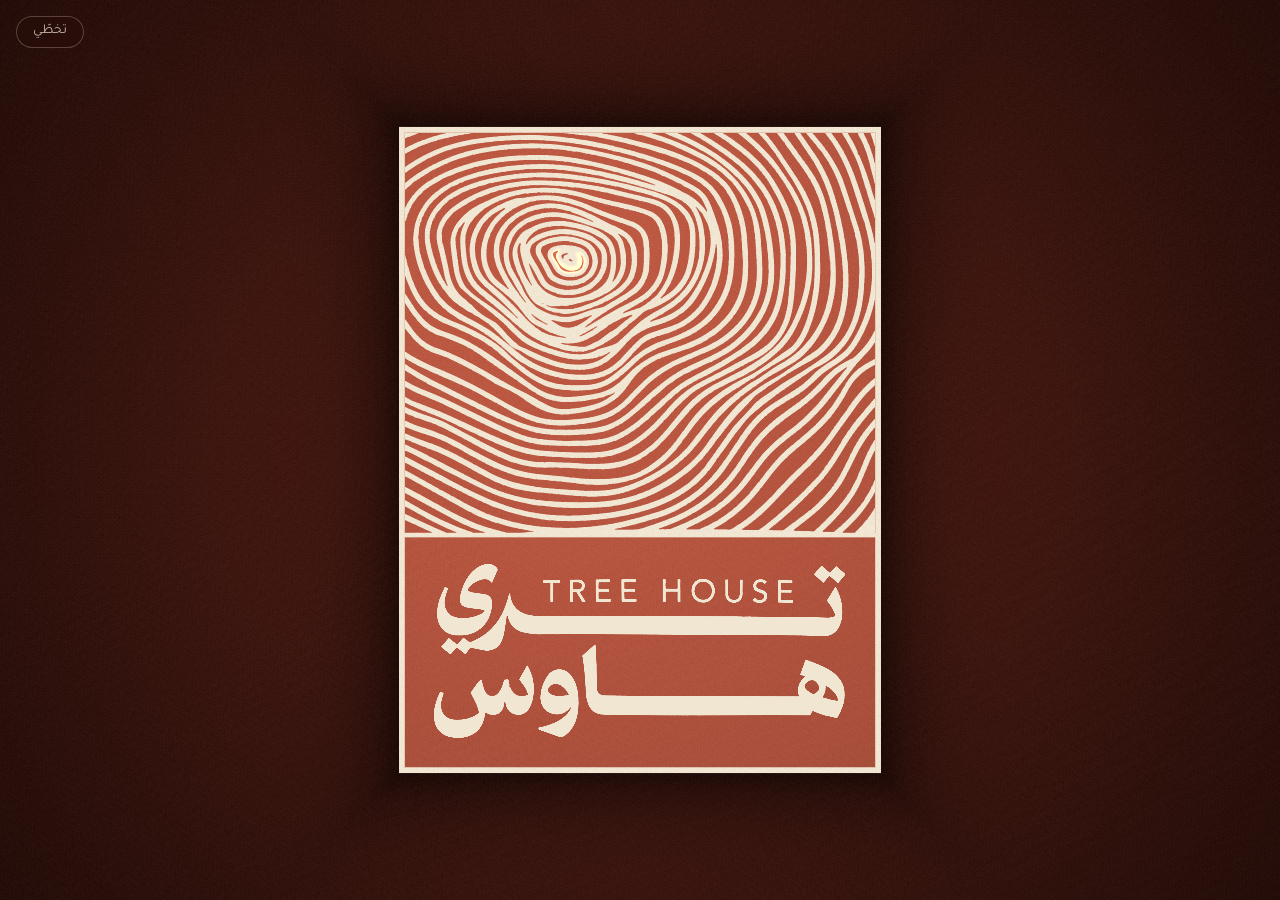
<file: index.html>
<!DOCTYPE html>
<html lang="ar" dir="rtl">
<head>
  <meta charset="UTF-8" />
  <meta name="viewport" content="width=device-width, initial-scale=1.0, viewport-fit=cover" />
  <title>تري هاوس | Tree House</title>
  <meta name="description" content="تري هاوس — مكانكم الثالث في الحلّة. فطور صباحي، بيتزا إيطالية، تحلية وقهوة مختصّة." />
  <meta name="theme-color" content="#5e2419" />
  <!-- مشاركة الرابط (واتساب، إنستغرام): العنوان والوصف والصورة -->
  <meta property="og:type" content="website" />
  <meta property="og:title" content="تري هاوس | Tree House" />
  <meta property="og:description" content="مكانكم الثالث في الحلّة — فطور صباحي، بيتزا إيطالية، تحلية وقهوة مختصّة." />
  <meta property="og:image" content="https://haiderhero.github.io/treehouse/og.jpg" />
  <meta property="og:image:width" content="1200" /><meta property="og:image:height" content="630" />
  <meta property="og:url" content="https://haiderhero.github.io/treehouse/" />
  <meta name="twitter:card" content="summary_large_image" />
  <!-- نموذج للعرض على الزبون: ما يطلع بنتائج البحث -->
  <meta name="robots" content="noindex" />
  <link rel="icon" href="data:image/svg+xml,%3Csvg%20xmlns='http://www.w3.org/2000/svg'%20viewBox='0%200%2032%2032'%3E%3Crect%20width='32'%20height='32'%20rx='7'%20fill='%23b3543f'/%3E%3Ccircle%20cx='16'%20cy='12.5'%20r='7'%20fill='%23efe7d4'/%3E%3Crect%20x='14.6'%20y='11'%20width='2.8'%20height='13'%20rx='1'%20fill='%23efe7d4'/%3E%3C/svg%3E" />
  <link rel="preconnect" href="https://fonts.googleapis.com" />
  <link rel="preconnect" href="https://fonts.gstatic.com" crossorigin />
  <link href="https://fonts.googleapis.com/css2?family=Tajawal:wght@300;400;500;700&family=Aref+Ruqaa:wght@400;700&family=Cormorant+Garamond:ital,wght@1,500&display=swap" rel="stylesheet" />
  <link rel="stylesheet" href="css/intro.css" />
</head>
<body>
  <main class="stage" id="stage">
    <!-- المشهد كله (الحلقات، اللوحة، البيت، الإنارة) يترسم بـ WebGL -->
    <div class="scene" id="scene">
    <canvas id="gl" class="gl" aria-hidden="true"></canvas>
    <!-- صورة احتياطية لو WebGL ما موجود -->
    <img class="fallback" id="fallback" alt="" aria-hidden="true" />
    <!-- الشعار: على اللوحة ← يطفو ← ينزل على لافتة المبنى ويصير هو اللافتة المضوية -->
    <div class="plaque-logo" id="plaqueLogo" aria-hidden="true"></div>
    </div>
    <!-- الورق اللي يطير من قلب الشجرة -->
    <canvas id="burst" class="burst" aria-hidden="true"></canvas>

    <!-- الواجهة بعد الانترو -->
    <section class="hero" id="hero">
      <h1 class="sr">تري هاوس — Tree House</h1>
      <!-- «مكانكم الثالث» تنكتب بالحبر ويا ضوء صغير يمشي ويا القلم -->
      <p class="hero-tag"><span class="clip"><span class="in">مكانكم الثالث</span></span><i class="nib" aria-hidden="true"></i></p>
      <!-- فاصل: دائرة حلقات صغيرة ترتسم، ونقطة ضوء تدور حولها -->
      <div class="hero-rule" aria-hidden="true">
        <i class="ln"></i>
        <span class="roundel">
          <svg viewBox="0 0 44 44"><circle cx="22" cy="22" r="20"/><circle cx="22" cy="22" r="14.5"/><circle cx="22" cy="22" r="9.5"/><circle cx="22" cy="22" r="5"/><circle class="core" cx="22" cy="22" r="1.6"/></svg>
          <i class="orbit"><b></b></i>
        </span>
        <i class="ln"></i>
      </div>
      <p class="hero-status" id="status"></p>
      <!-- الزر: حلقات الشجرة الحقيقية جوّاه، لمعة ضوء، وسهم بدائرة -->
      <button class="enter" id="enter" type="button">
        <span class="e-halo" aria-hidden="true"></span>
        <i class="ripple" aria-hidden="true"></i><i class="ripple" aria-hidden="true"></i><i class="ripple" aria-hidden="true"></i><i class="ripple" aria-hidden="true"></i>
        <span class="e-body">
          <span class="e-rings" aria-hidden="true"></span>
          <span class="e-sheen" aria-hidden="true"></span>
          <span class="e-label">ادخل تري هاوس</span>
          <span class="e-go" aria-hidden="true"><svg viewBox="0 0 24 24"><path d="M15 5.5 8.5 12l6.5 6.5"/></svg></span>
        </span>
      </button>
    </section>

    <button class="skip" id="skip" type="button">تخطّي</button>

  </main>

  <script src="js/intro.js"></script>
</body>
</html>
</file>
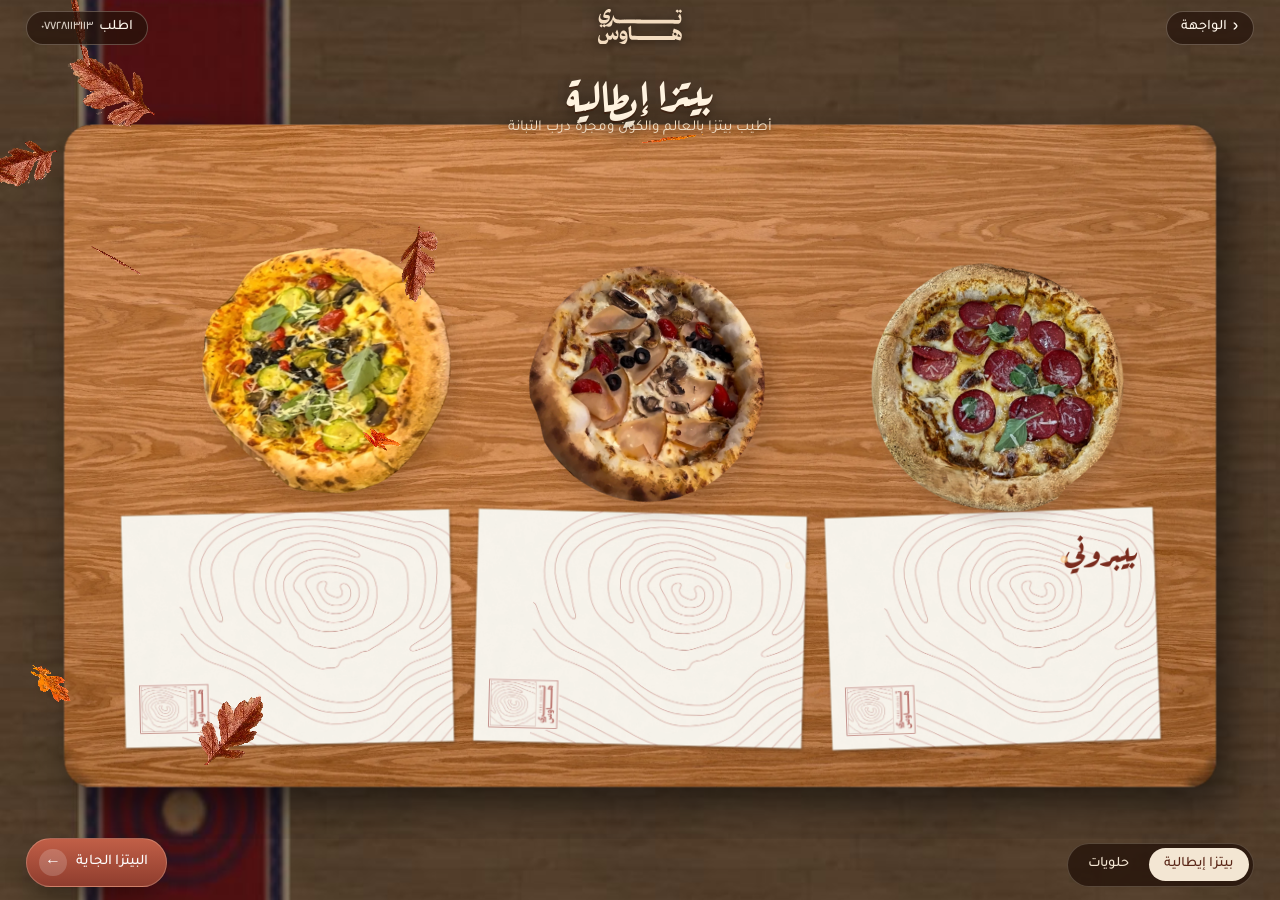
<file: menu.html>
<!DOCTYPE html>
<html lang="ar" dir="rtl">
<head>
  <meta charset="UTF-8" />
  <meta name="viewport" content="width=device-width, initial-scale=1.0, viewport-fit=cover" />
  <title>المنيو | تري هاوس</title>
  <meta name="description" content="منيو تري هاوس — بيتزا إيطالية وحلويات وقهوة مختصّة في الحلّة." />
  <meta name="theme-color" content="#241810" />
  <!-- مشاركة الرابط (واتساب، إنستغرام): العنوان والوصف والصورة -->
  <meta property="og:type" content="website" />
  <meta property="og:title" content="المنيو | تري هاوس" />
  <meta property="og:description" content="مكانكم الثالث في الحلّة — فطور صباحي، بيتزا إيطالية، تحلية وقهوة مختصّة." />
  <meta property="og:image" content="https://haiderhero.github.io/treehouse/og.jpg" />
  <meta property="og:image:width" content="1200" /><meta property="og:image:height" content="630" />
  <meta property="og:url" content="https://haiderhero.github.io/treehouse/menu.html" />
  <meta name="twitter:card" content="summary_large_image" />
  <!-- نموذج للعرض على الزبون: ما يطلع بنتائج البحث -->
  <meta name="robots" content="noindex" />
  <link rel="icon" href="data:image/svg+xml,%3Csvg%20xmlns='http://www.w3.org/2000/svg'%20viewBox='0%200%2032%2032'%3E%3Crect%20width='32'%20height='32'%20rx='7'%20fill='%23b3543f'/%3E%3Ccircle%20cx='16'%20cy='12.5'%20r='7'%20fill='%23efe7d4'/%3E%3Crect%20x='14.6'%20y='11'%20width='2.8'%20height='13'%20rx='1'%20fill='%23efe7d4'/%3E%3C/svg%3E" />
  <link rel="preconnect" href="https://fonts.googleapis.com" />
  <link rel="preconnect" href="https://fonts.gstatic.com" crossorigin />
  <link href="https://fonts.googleapis.com/css2?family=Tajawal:wght@300;400;500;700&family=Aref+Ruqaa:wght@400;700&family=Cormorant+Garamond:ital,wght@1,500&display=swap" rel="stylesheet" />
  <link rel="stylesheet" href="css/tables.css" />
  <!-- جاي من «الدخول من عين الهاء»: الطاولة حاضرة من أول إطار -->
  <script>try{if(sessionStorage.getItem("th-enter")){document.documentElement.classList.add("from-intro");sessionStorage.removeItem("th-enter")}}catch(e){}</script>
</head>
<body>
  <!-- الغرفة: كاميرا من فوق داخل تري هاوس (الأرض، الطاولات، الأطباق) -->
  <main class="room" id="room"></main>
  <!-- جاي من الانترو: نفس صورة آخر لحظة بالغطسة، لحد ما اللوحة ترسم أول إطار -->
  <script>if(document.documentElement.classList.contains("from-intro")){var a=document.createElement("img");a.id="arrive";a.className="arrive";a.alt="";a.src="assets/menu/table-"+(innerWidth/innerHeight<0.9?"tall":"wide")+".jpg";document.body.appendChild(a)}</script>
  <!-- التحميل: حلقات شجرة تدور، تبين بس إذا النت بطيء -->
  <div class="loading" id="loading" aria-hidden="true"><i><svg viewBox="0 0 44 44"><circle cx="22" cy="22" r="20"/></svg></i><i><svg viewBox="0 0 44 44"><circle cx="22" cy="22" r="14.5"/></svg></i><i><svg viewBox="0 0 44 44"><circle cx="22" cy="22" r="9.5"/></svg></i><b></b></div>

  <div class="ttl" id="ttl"><div class="t"></div><div class="s"></div></div>

  <header class="top">
    <a class="back" href="intro.html"><span class="chev">‹</span> الواجهة</a>
    <span class="mark" id="mark" aria-label="تري هاوس"></span>
    <a class="call" href="tel:07728113113" aria-label="اتصل واطلب">اطلب <span class="ph">٠٧٧٢٨١١٣١١٣</span></a>
  </header>

  <nav class="rail" id="rail" aria-label="أقسام المنيو"></nav>
  <button class="next" id="next" type="button"><span class="nx-t" id="nextLabel">التالي</span><span class="nx-a" aria-hidden="true">←</span></button>

  <script src="js/tables-data.js"></script>
  <script src="js/tables.js"></script>
</body>
</html>
</file>
<file: css/intro.css>
/* ============================================================
   Tree House — انترو «من قلب الشجرة»
   المشهد يترسم بـ WebGL (js/intro.js)، وهنا بس الطبقات فوقه
   ============================================================ */
:root{
  --terra:#b3543f;
  --terra-deep:#8f3d2e;
  --terra-night:#5e2419;
  --cream:#f1e6d2;
  --gold:#e7c9a6;
}
*{margin:0;padding:0;box-sizing:border-box}
html,body{height:100%}
body{font-family:'Tajawal',sans-serif;background:var(--terra-night);overflow:hidden;
  -webkit-font-smoothing:antialiased;overscroll-behavior:none}
body.leaving{opacity:0;transition:opacity .55s ease}

.stage{position:fixed;inset:0;overflow:hidden;background:var(--terra)}
/* وقت التحميل: البذرة (نقطة ضوء) تنبض بنص الشاشة — نفس مكان قلب الحلقات أول ما يبدي الانترو */
.stage::after{content:"";position:absolute;left:50%;top:50%;width:14px;height:14px;margin:-7px 0 0 -7px;border-radius:50%;
  z-index:2;pointer-events:none;background:radial-gradient(circle,#fff3d6 0%,rgba(255,204,133,.85) 35%,rgba(255,170,90,0) 70%);
  box-shadow:0 0 34px 12px rgba(255,190,110,.35);animation:seedPulse 1.6s ease-in-out infinite;transition:opacity .35s ease}
.stage.ready::after{opacity:0;animation:none}
@keyframes seedPulse{0%,100%{transform:scale(.8);opacity:.55}50%{transform:scale(1.15);opacity:1}}
.scene{position:absolute;inset:0;transform-origin:50% 42%}
.scene.idle{animation:kb 28s ease-in-out infinite alternate}
@keyframes kb{from{transform:scale(1)}to{transform:scale(1.045)}}
.gl,.burst{position:absolute;inset:0;width:100%;height:100%;display:block}
.burst{z-index:4;pointer-events:none}
.fallback{position:absolute;inset:0;width:100%;height:100%;object-fit:cover;display:none}
.no-gl .fallback{display:block}

/* الشعار على اللوحة: JS يحط transform كل إطار حتى يلزم مكانه باللوحة */
.plaque-logo{position:absolute;left:0;top:0;z-index:3;color:var(--cream);
  transform-origin:0 0;will-change:transform,opacity;opacity:0;pointer-events:none}
.plaque-logo svg{display:block;width:100%;height:auto}
.plaque-logo .la{will-change:opacity}
.plaque-logo .s-base{position:relative;will-change:opacity}
/* ظل ناعم ورا الشعار وهو طافي فوق الحلقات (حتى ينقرا) */
.s-shade{position:absolute;inset:-70% -30%;opacity:0;will-change:opacity;pointer-events:none;
  background:radial-gradient(closest-side,rgba(24,7,4,.9),rgba(24,7,4,.62) 50%,rgba(24,7,4,.25) 75%,transparent 100%)}
/* اللافتة مضوية: نفس الشعار بلون أبيض دافي وتوهّج (القيم بمقياس العنصر الأصلي ~1700px، ينصغر ×0.15–0.2) */
.s-lit{position:absolute;inset:0;opacity:0;will-change:opacity}

/* ---- الواجهة بعد الانترو ---- */
.hero{position:absolute;left:50%;bottom:clamp(6%,9vh,11%);transform:translateX(-50%);z-index:6;
  width:min(560px,90%);display:flex;flex-direction:column;align-items:center;text-align:center;pointer-events:none}
.hero.on{pointer-events:auto}
.sr{position:absolute;width:1px;height:1px;overflow:hidden;clip-path:inset(50%);white-space:nowrap}
.hero .hero-tag,.hero .hero-rule,.hero .hero-status,.hero .enter{opacity:.002}

/* ١ «مكانكم الثالث»: تنكتب من اليمين لليسار */
.hero-tag{position:relative;font-family:'Aref Ruqaa',serif;font-weight:700;color:#fff2de;line-height:1.25;
  font-size:clamp(2.35rem,8.2vw,3.3rem);text-shadow:0 0 18px rgba(255,190,120,.35),0 2px 3px rgba(40,10,4,.55),0 6px 26px rgba(0,0,0,.6)}
.hero-tag .clip{display:inline-block;overflow:hidden;vertical-align:top;padding:.2em .2em .35em;margin:-.2em -.2em -.35em}
.hero-tag .in{display:inline-block}
.hero-tag .nib{position:absolute;left:0;top:58%;width:12px;height:12px;margin:-6px 0 0 -6px;border-radius:50%;opacity:0;
  background:radial-gradient(circle,#fff6e4,rgba(255,200,130,.9) 40%,rgba(255,170,90,0) 72%)}
.hero.on .hero-tag{opacity:1}
.hero.on .hero-tag .clip{animation:wClip 1.25s cubic-bezier(.33,0,.2,1) .05s both}
.hero.on .hero-tag .in{animation:wIn 1.25s cubic-bezier(.33,0,.2,1) .05s both}
.hero.on .hero-tag .nib{animation:wNib 1.25s cubic-bezier(.33,0,.2,1) .05s both}
@keyframes wClip{from{transform:translateX(101%)}to{transform:none}}
@keyframes wIn{from{transform:translateX(-101%)}to{transform:none}}
@keyframes wNib{0%{transform:translateX(var(--tw,260px));opacity:0}12%{opacity:1}85%{opacity:1}100%{transform:none;opacity:0}}

/* ٢ الفاصل: خطين يطلعون من الدائرة، والدائرة ترتسم حلقة حلقة */
.hero-rule{display:flex;align-items:center;gap:.7rem;width:min(300px,76%);margin-top:.35rem}
.hero-rule .ln{flex:1;height:1px;background:linear-gradient(90deg,transparent,rgba(247,217,176,.85));transform:scaleX(0)}
.hero-rule .ln:first-child{transform-origin:100% 50%}
.hero-rule .ln:last-child{background:linear-gradient(270deg,transparent,rgba(247,217,176,.85));transform-origin:0 50%}
.roundel{position:relative;width:30px;height:30px;flex:0 0 auto}
.roundel svg{width:100%;height:100%;display:block;overflow:visible}
.roundel circle{fill:none;stroke:#f7d9b0;stroke-width:1.2;stroke-dasharray:130;stroke-dashoffset:130;opacity:.95}
.roundel circle.core{fill:#ffe6c0;stroke:none}
.roundel .orbit{position:absolute;inset:-5px;opacity:0}
.roundel .orbit b{position:absolute;left:50%;top:0;width:5px;height:5px;margin-left:-2.5px;border-radius:50%;
  background:#fff1d6;box-shadow:0 0 8px 2px rgba(255,200,130,.85)}
@keyframes orbit{to{transform:rotate(360deg)}}
.hero.on .hero-rule{opacity:1}
.hero.on .hero-rule .ln{animation:lnGrow .9s cubic-bezier(.16,1,.3,1) .75s both}
.hero.on .roundel circle{animation:ring 1.1s cubic-bezier(.33,0,.2,1) both}
.hero.on .roundel circle:nth-child(1){animation-delay:.95s}
.hero.on .roundel circle:nth-child(2){animation-delay:.8s}
.hero.on .roundel circle:nth-child(3){animation-delay:.65s}
.hero.on .roundel circle:nth-child(4){animation-delay:.5s}
.hero.on .roundel .orbit{animation:orbit 5.5s linear 1.6s infinite,fadeIn .6s ease 1.6s forwards}
@keyframes lnGrow{to{transform:scaleX(1)}}
@keyframes ring{to{stroke-dashoffset:0}}
@keyframes fadeIn{to{opacity:1}}

/* ٣ حالة الدوام */
.hero-status{margin-top:.55rem;color:#f0dcc0;font-weight:400;letter-spacing:.03em;
  font-size:clamp(.84rem,3.4vw,.95rem);text-shadow:0 1px 10px rgba(0,0,0,.8)}
.hero-status b{font-weight:700;color:#fff}
.hero-status .dot{position:relative;display:inline-block;width:7px;height:7px;border-radius:50%;margin-inline-end:.5rem;
  background:#9be08a;vertical-align:middle;transform:translateY(-1px)}
.hero-status .dot::after{content:"";position:absolute;inset:-4px;border-radius:50%;border:1px solid #9be08a;
  animation:ping 2.2s cubic-bezier(.2,.6,.3,1) infinite}
.hero-status.closed .dot{background:var(--gold)}
.hero-status.closed .dot::after{border-color:var(--gold)}
@keyframes ping{0%{transform:scale(.6);opacity:.9}100%{transform:scale(2.2);opacity:0}}
.hero.on .hero-status{animation:up .8s cubic-bezier(.16,1,.3,1) 1.05s both}
@keyframes up{from{opacity:0;transform:translateY(10px)}to{opacity:1;transform:none}}

/* ٤ الزر */
.enter{position:relative;margin-top:clamp(1.2rem,3vh,1.7rem);padding:0;border:0;background:none;cursor:pointer;
  -webkit-tap-highlight-color:transparent;font-family:'Tajawal',sans-serif}
.e-body{position:relative;display:flex;align-items:center;justify-content:center;gap:.9rem;overflow:hidden;
  height:60px;width:min(320px,82vw);padding:0 22px 0 18px;border-radius:99px;isolation:isolate;
  background:linear-gradient(180deg,#a94a35 0%,#8a3726 55%,#6d2a1c 100%);
  border:1px solid rgba(255,226,196,.5);
  box-shadow:0 18px 40px -14px rgba(0,0,0,.75),inset 0 1px 0 rgba(255,228,200,.35),inset 0 -8px 18px rgba(60,16,8,.35);
  transition:transform .35s cubic-bezier(.16,1,.3,1)}
.e-rings{position:absolute;left:-40%;top:-60%;width:180%;height:220%;z-index:-1;opacity:0;
  background:url("../assets/intro/btn_rings.webp") center/cover no-repeat;will-change:transform}
@keyframes drift{from{transform:translateX(-8%)}to{transform:translateX(8%)}}
.e-sheen{position:absolute;top:-20%;bottom:-20%;left:-40%;width:34%;z-index:0;pointer-events:none;
  background:linear-gradient(100deg,transparent,rgba(255,236,210,.32) 50%,transparent);transform:translateX(-120%) skewX(-18deg);opacity:0}
.e-label{position:relative;z-index:1;color:#fff4e4;font-weight:500;font-size:1.12rem;letter-spacing:.02em;
  text-shadow:0 1px 2px rgba(60,16,8,.6)}
.e-go{position:relative;z-index:1;display:grid;place-items:center;width:34px;height:34px;border-radius:50%;
  background:#f6e6cf;box-shadow:0 2px 6px rgba(40,10,4,.45),inset 0 -2px 3px rgba(150,90,50,.25);
  transition:transform .35s cubic-bezier(.16,1,.3,1)}
.e-go svg{width:18px;height:18px}
.e-go path{fill:none;stroke:#8a3726;stroke-width:2.4;stroke-linecap:round;stroke-linejoin:round}
.e-halo{position:absolute;inset:-14px -18px;border-radius:99px;pointer-events:none;opacity:0;
  background:radial-gradient(60% 70% at 50% 55%,rgba(255,170,100,.45),rgba(255,150,80,0) 70%)}
.hero.on .enter{animation:btnIn 1s cubic-bezier(.16,1,.3,1) 1.25s both}
.hero.on .e-rings{animation:fadeRings 1.4s ease 1.7s forwards,drift 16s ease-in-out 1.7s infinite alternate}
.hero.on .e-sheen{animation:sheen 5.2s cubic-bezier(.45,0,.2,1) 2.1s infinite}
.hero.on .e-halo{animation:halo 3.6s ease-in-out 2.2s infinite}
@keyframes btnIn{from{opacity:0;transform:translateY(14px) scale(.94)}to{opacity:1;transform:none}}
@keyframes fadeRings{to{opacity:.2}}
@keyframes sheen{0%{transform:translateX(-120%) skewX(-18deg);opacity:0}6%{opacity:1}30%{transform:translateX(420%) skewX(-18deg);opacity:1}31%,100%{opacity:0;transform:translateX(420%) skewX(-18deg)}}
@keyframes halo{0%,100%{opacity:.25}50%{opacity:.8}}
.enter:hover .e-body{transform:translateY(-2px)}
.enter:hover .e-go{transform:translateX(-4px)}
.enter:active .e-body{transform:scale(.97)}
.enter:focus-visible{outline:none}
.enter:focus-visible .e-body{outline:2px solid #fff;outline-offset:4px}
/* الضغطة: حلقات تتوسع من الزر للبرّه (مثل حلقات الشجرة) */
.ripple{position:absolute;left:50%;top:50%;z-index:-1;width:120px;height:120px;margin:-60px 0 0 -60px;border-radius:50%;pointer-events:none;
  border:1.5px solid rgba(255,226,196,.8);opacity:0;will-change:transform,opacity}

/* الحاسوب: الكلام أصغر وأنزل حتى يقعد على الشجر تحت الشبابيك */
@media (min-aspect-ratio:1/1){
  .hero{bottom:clamp(3%,4.5vh,6%)}
  .hero-tag{font-size:clamp(2rem,2.6vw,2.6rem)}
  .enter{margin-top:clamp(.8rem,2vh,1.2rem)}
  .e-body{height:54px;width:300px}
}

.skip{position:absolute;top:max(1rem,env(safe-area-inset-top));inset-inline-end:1rem;z-index:8;
  font-family:'Tajawal',sans-serif;font-size:.85rem;color:rgba(241,230,210,.8);cursor:pointer;
  background:rgba(40,14,9,.35);border:1px solid rgba(241,230,210,.25);border-radius:99px;
  padding:.4rem 1rem;backdrop-filter:blur(4px);transition:opacity .4s ease}
.skip.gone{opacity:0;pointer-events:none}

/* ---- الدخول ---- */
.hero.out{opacity:0;transition:opacity .5s ease .35s;pointer-events:none}
/* انتقال ناعم للصفحة الجاية (Chrome/Edge/Safari الحديثة) */
@view-transition{navigation:auto}
</file>
<file: css/tables.css>
/* ============================================================
   Tree House — المنيو «الغرفة»: كاميرا من فوق داخل تري هاوس
   الغرفة كلها لوحة WebGL وحدة (js/tables.js)؛ هنا بس الأزرار والعنوان فوقها
   بلا backdrop-filter ولا طبقات كبيرة: متصفح التطبيقات (تلغرام/واتساب) ذاكرته قليلة
   ============================================================ */
:root{
  --ink:#7a2c1e;          /* حبر على ورق الطاولة */
  --ink-soft:#8d4b3b;
  --terra:#b3543f;
  --caramel:#f0c27a;
  --cream:#f3e6d3;
}
*{margin:0;padding:0;box-sizing:border-box}
html,body{height:100%}
body{font-family:'Tajawal',sans-serif;background:#241810;color:var(--ink);overflow:hidden;
  -webkit-font-smoothing:antialiased;overscroll-behavior:none;-webkit-tap-highlight-color:transparent}
@view-transition{navigation:auto}

.room{position:fixed;inset:0;overflow:hidden;background:#241810}

/* ---- التحميل: يبين بعد نص ثانية بس (التحميل السريع ما يشوفه) ---- */
.loading{position:fixed;left:50%;top:50%;width:52px;height:52px;margin:-26px 0 0 -26px;pointer-events:none;z-index:5;
  opacity:0;animation:ldIn .6s ease .5s forwards}
/* كل حلقة عنصر HTML يدور بـ transform: الدوران على كرت الشاشة، ما يوقف حتى لو الصفحة مشغولة */
.loading i{position:absolute;inset:0;animation:ldSpin 2.6s linear infinite}
.loading i:nth-child(2){animation-duration:3.4s;animation-direction:reverse}
.loading i:nth-child(3){animation-duration:2s}
.loading svg{width:100%;height:100%;display:block;overflow:visible}
.loading circle{fill:none;stroke:var(--caramel);stroke-width:1.2;stroke-linecap:round}
.loading i:nth-child(1) circle{stroke-dasharray:72 54;opacity:.5}
.loading i:nth-child(2) circle{stroke-dasharray:44 47;opacity:.7}
.loading i:nth-child(3) circle{stroke-dasharray:26 34;opacity:.9}
.loading b{position:absolute;left:50%;top:50%;width:5px;height:5px;margin:-2.5px 0 0 -2.5px;border-radius:50%;background:#ffe6c0;
  animation:ldPulse 1.6s ease-in-out infinite}
@keyframes ldIn{to{opacity:1}}
@keyframes ldSpin{to{transform:rotate(360deg)}}
@keyframes ldPulse{50%{opacity:.35}}
.snap .loading{display:none}
/* اللوحة: كل الغرفة (الأرض، الطاولات، الورق، الأطباق، الكتابة، ورق الشجر) تنرسم بيها بـ WebGL */
.room canvas{position:absolute;inset:0;width:100%;height:100%;display:block}
/* جاي من الانترو: صورة آخر لحظة بالغطسة فوق اللوحة لحد أول رسمة */
.arrive{position:fixed;inset:0;width:100%;height:100%;object-fit:cover;z-index:1;pointer-events:none}

/* ---- عنوان الطاولة (ثابت بالشاشة) ---- */
.ttl{position:fixed;left:50%;top:max(64px,calc(env(safe-area-inset-top) + 58px));transform:translateX(-50%);z-index:15;
  text-align:center;pointer-events:none;width:92%}
.ttl .t{font-family:'Aref Ruqaa',serif;font-weight:700;font-size:clamp(1.9rem,6.4vw,2.8rem);line-height:1.2;color:#fff3e0;
  text-shadow:0 2px 0 rgba(60,25,10,.55),0 4px 22px rgba(0,0,0,.6)}
.ttl .s{margin-top:.1rem;font-size:clamp(.8rem,3vw,.95rem);color:#f1dfc6;text-shadow:0 1px 10px rgba(0,0,0,.8)}

/* ---- الشريط العلوي ---- */
.top{position:fixed;top:0;inset-inline:0;z-index:20;display:flex;align-items:center;justify-content:space-between;
  padding:max(.7rem,env(safe-area-inset-top)) clamp(.9rem,3vw,1.6rem) .6rem;pointer-events:none}
.top > *{pointer-events:auto}
.back,.call{display:inline-flex;align-items:center;gap:.35rem;text-decoration:none;font-weight:500;font-size:.9rem;
  color:#fff7ec;background:rgba(36,18,10,.72);border:1px solid rgba(241,230,210,.28);border-radius:99px;padding:.45rem .9rem}
.back .chev{font-size:1.2em;line-height:0}
.call .ph{font-size:.8rem;opacity:.8;direction:ltr;unicode-bidi:isolate}
@media (max-width:480px){.call .ph{display:none}}
.mark{position:absolute;left:50%;top:max(.55rem,env(safe-area-inset-top));transform:translateX(-50%);width:clamp(62px,16vw,84px);
  color:#f3dcc0;filter:drop-shadow(0 1px 6px rgba(0,0,0,.6))}
.mark svg{display:block;width:100%;height:auto}

/* ---- الأقسام تحت + التالي ---- */
.rail{position:fixed;bottom:max(.8rem,env(safe-area-inset-bottom));inset-inline-start:clamp(.8rem,3vw,1.6rem);z-index:20;
  display:flex;gap:.3rem;padding:.3rem;border-radius:99px;background:rgba(36,18,10,.78);border:1px solid rgba(241,230,210,.22)}
.rail button{font-family:'Tajawal',sans-serif;font-size:.9rem;font-weight:500;color:#f3e6d3;background:none;border:0;cursor:pointer;
  padding:.5rem .95rem;border-radius:99px;transition:background-color .3s ease,color .3s ease}
.rail button[aria-current="true"]{background:#f3e6d3;color:#5a2718}
.next{position:fixed;bottom:max(.8rem,env(safe-area-inset-bottom));inset-inline-end:clamp(.8rem,3vw,1.6rem);z-index:20;
  display:inline-flex;align-items:center;gap:.6rem;font-family:'Tajawal',sans-serif;font-size:.92rem;font-weight:500;cursor:pointer;
  color:#fff;background:linear-gradient(180deg,#c15f47,#8f3d2e);border:1px solid rgba(255,225,205,.25);border-radius:99px;
  padding:.62rem 1.1rem .62rem .8rem;box-shadow:0 14px 30px -12px rgba(0,0,0,.6);transition:transform .25s ease,opacity .3s ease}
.next:hover{transform:translateY(-2px)}
.next[disabled]{opacity:.55;cursor:default}
.next .nx-a{display:inline-grid;place-items:center;width:1.7rem;height:1.7rem;border-radius:50%;background:rgba(255,255,255,.18);font-size:1rem}
.next[hidden]{display:none}
.snap .top,.snap .ttl,.snap .rail,.snap .next{display:none}
</file>
